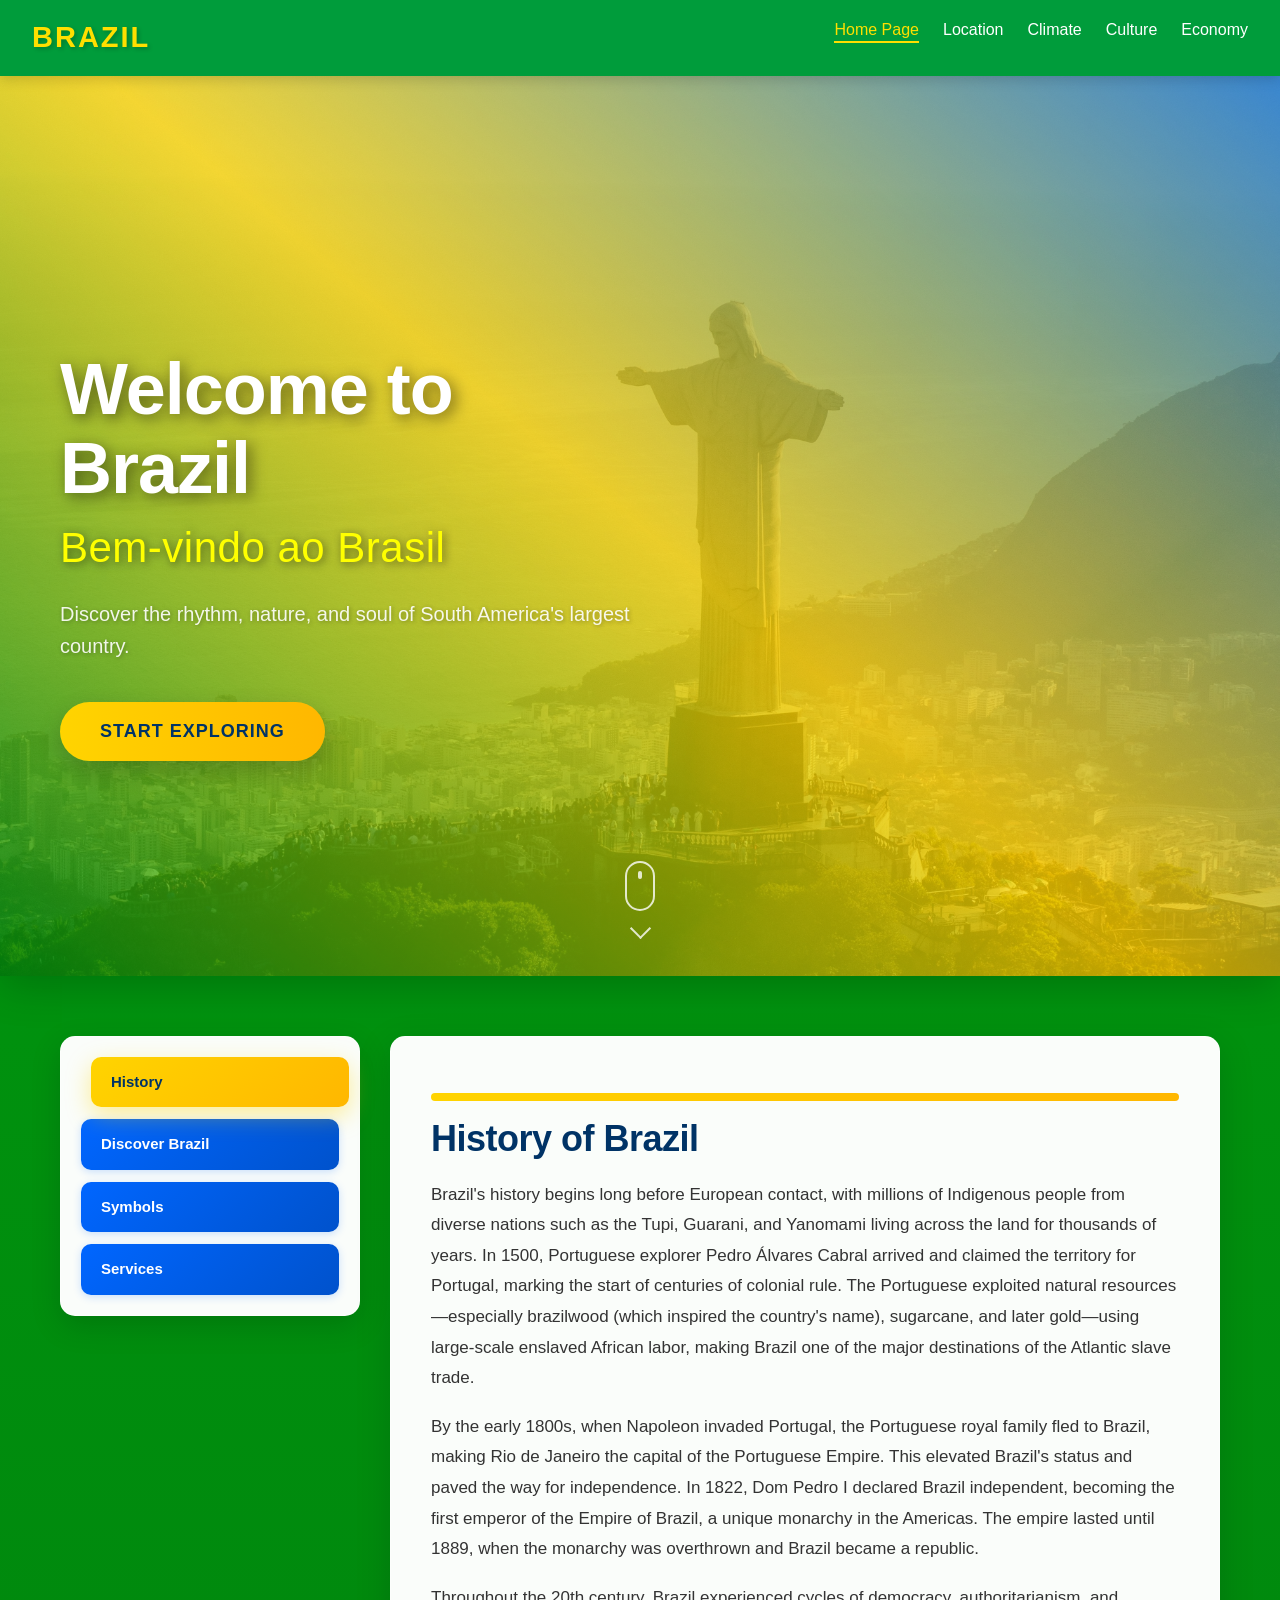
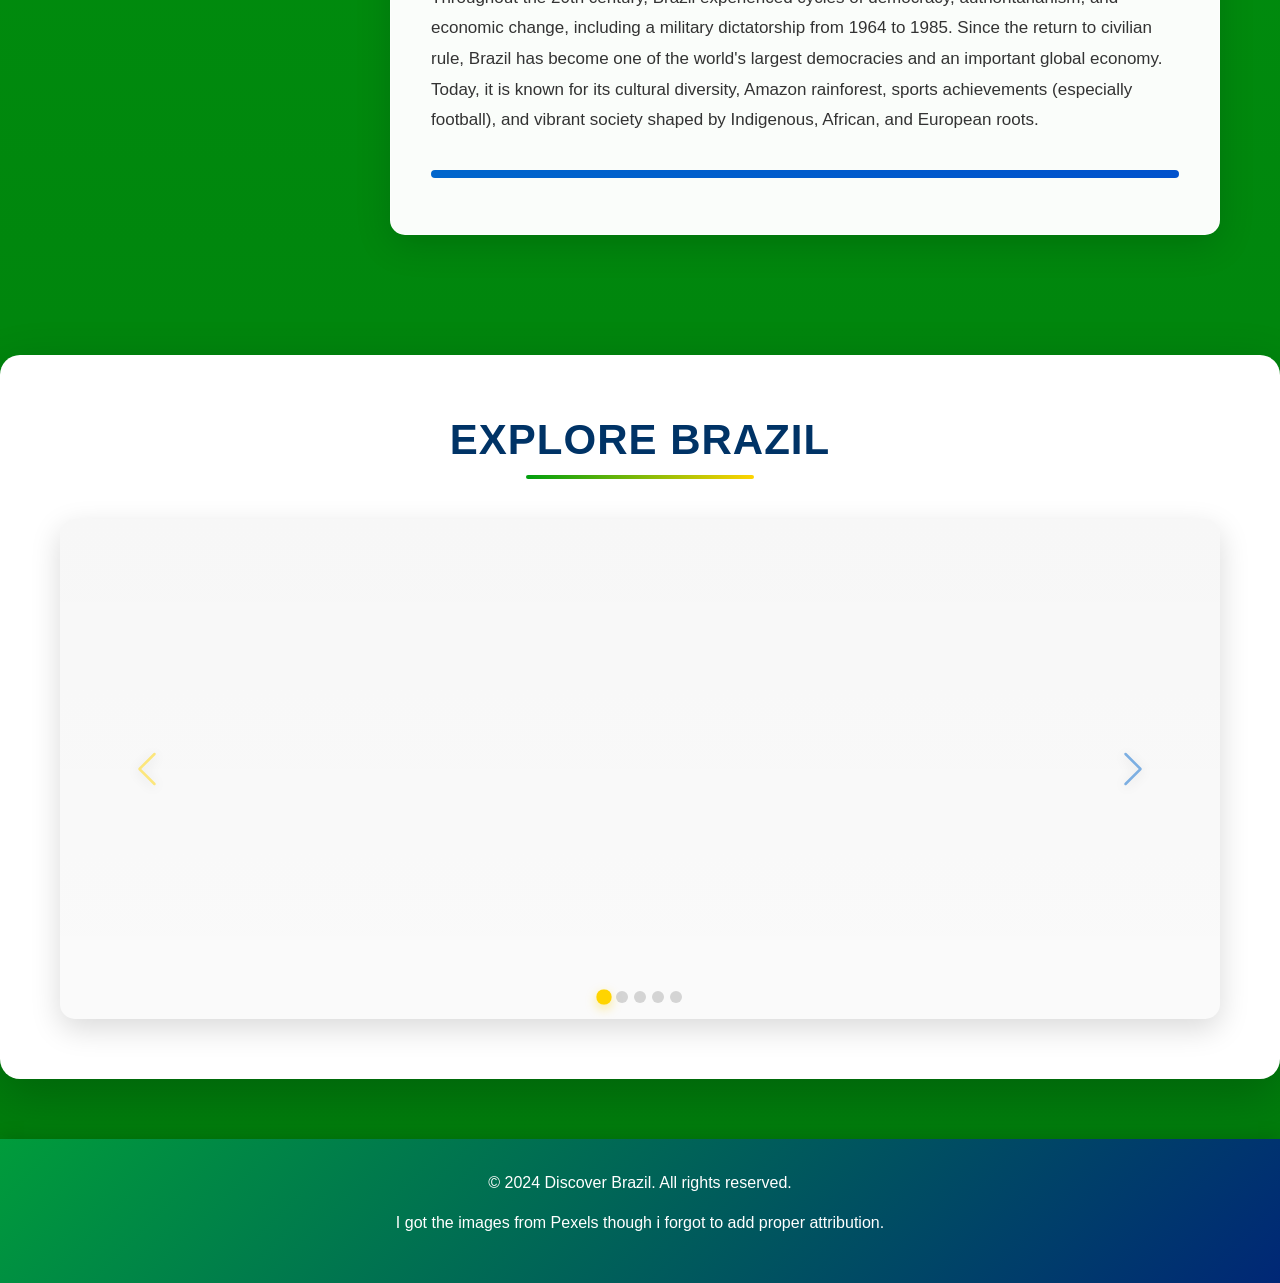
<file: index.html>
<!DOCTYPE html>
<html lang="en">

<head>
    <meta charset="UTF-8">
    <meta name="viewport" content="width=device-width, initial-scale=1.0">
    <!-- Bootstrap CSS -->
    <link href="https://cdn.jsdelivr.net/npm/bootstrap@5.3.0/dist/css/bootstrap.min.css" rel="stylesheet">
    <link rel="stylesheet" href="styles/Home.css">

    <title>Brazil - Discover the Heart of South America</title>
</head>

<body>
    <nav class="brazil-navbar">
        <div class="brazil-logo">Brazil</div>
        <div class="brazil-hamburger">
            <div></div>
            <div></div>
            <div></div>
        </div>
        <ul class="brazil-nav-links">
            <li><a href="index.html" class="active">Home Page</a></li>
            <li><a href="Locations.html">Location</a></li>
            <li><a href="climate.html">Climate</a></li>
            <li><a href="Culture.html">Culture</a></li>
            <li><a href="Economy.html">Economy</a></li>
        </ul>
    </nav>

    <div class="header-container">
        <div class="header-content">
            <div class="header-text">
                <h1>Welcome to Brazil</h1>
                <h2>Bem-vindo ao Brasil</h2>
                <p class="header-description">Discover the rhythm, nature, and soul of South America's largest country.
                </p>
                <a href="Locations.html" class="btn-cta">Start Exploring</a>
            </div>
        </div>
        <div class="header-image-wrapper">
            <img src="./images/brazil.png" alt="Brazil Map" class="header-img">
        </div>
        <div class="scroll-indicator">
            <span class="mouse">
                <span class="wheel"></span>
            </span>
            <span class="arrow"></span>
        </div>
    </div>
<main>
    <div class="main-container">

        <input type="checkbox" id="sidebar-menu-toggle" class="sidebar-menu-toggle">

        <input type="radio" id="tab-default" name="tab" checked>
        <input type="radio" id="tab-discover" name="tab">
        <input type="radio" id="tab-tips" name="tab">
        <input type="radio" id="tab-services" name="tab">

        <aside class="sidebar" aria-label="Site controls">
            <label for="sidebar-menu-toggle" class="sidebar-hamburger" aria-label="Toggle sidebar menu">
                <span></span>
                <span></span>
                <span></span>
            </label>

            <label class="side-label" for="tab-default"> History</label>
            <label class="side-label" for="tab-discover">Discover Brazil
            </label>
            <label class="side-label" for="tab-tips"> Symbols</label>
            <label class="side-label" for="tab-services"> Services</label>
        </aside>

        <section class="body1-container">
            <div class="streak streak-yellow"></div>

            <div class="panels">
                <article id="panel-default" class="panel">
                    <h1>History of Brazil</h1>
                    <p>Brazil's history begins long before European contact, with millions of Indigenous people from
                        diverse nations such as the Tupi, Guarani, and Yanomami living across the land for thousands of
                        years.
                        In 1500, Portuguese explorer Pedro Álvares Cabral arrived and claimed the territory for
                        Portugal, marking the start of centuries of colonial rule.
                        The Portuguese exploited natural resources—especially brazilwood (which inspired the country's
                        name), sugarcane, and later gold—using large-scale enslaved African labor, making Brazil one of
                        the major destinations of the Atlantic slave trade.</p>

                    <p>By the early 1800s, when Napoleon invaded Portugal, the Portuguese royal family fled to Brazil,
                        making Rio de Janeiro the capital of the Portuguese Empire.
                        This elevated Brazil's status and paved the way for independence. In 1822, Dom Pedro I declared
                        Brazil independent, becoming the first emperor of the Empire of Brazil, a unique monarchy in the
                        Americas.
                        The empire lasted until 1889, when the monarchy was overthrown and Brazil became a republic.</p>

                    <p>Throughout the 20th century, Brazil experienced cycles of democracy, authoritarianism, and
                        economic change, including a military dictatorship from 1964 to 1985. Since the return to
                        civilian rule, Brazil has become one of the world's largest democracies and an important global
                        economy. Today, it is known for its cultural diversity, Amazon rainforest, sports achievements
                        (especially football), and vibrant society shaped by Indigenous, African, and European roots.
                    </p>
                </article>

                <article id="panel-discover" class="panel">
                    <h1>Discover Brazil</h1>
                    <p>Explore the vibrant culture, music, and cuisine of Brazil — from Rio to the Amazon. Experience
                        the rhythm of samba, the beauty of Carnival, and the warmth of Brazilian hospitality.</p>
                    <ul class="feature-list">
                        <li><strong>Rio de Janeiro:</strong> Visit the iconic Christ the Redeemer and Copacabana beach.
                        </li>
                        <li><strong>Amazon Rainforest:</strong> Immerse yourself in the world's largest tropical
                            rainforest.</li>
                        <li><strong>Salvador:</strong> Experience the Afro-Brazilian culture and colonial architecture.
                        </li>
                        <li><strong>Iguazu Falls:</strong> Witness the breathtaking power of these massive waterfalls.
                        </li>
                    </ul>
                </article>

                <article id="panel-tips" class="panel">
                    <h1>National Symbols</h1>
                    <p>Brazil's national symbols reflect its rich heritage and natural beauty.</p>
                    <div class="symbol-grid">
                        <div class="symbol-item">
                                <div class="symbol-media" aria-hidden="true"></div>
                                <h3>The Flag</h3>
                                <p>Green for forests, yellow for wealth, blue for the sky, and white for peace.</p>
                            </div>
                            <div class="symbol-item">
                                <div class="symbol-media" aria-hidden="true"></div>
                                <h3>The Anthem</h3>
                                <p>A stirring melody celebrating Brazil's independence and natural splendor.</p>
                            </div>
                            <div class="symbol-item">
                                <div class="symbol-media" aria-hidden="true"></div>
                                <h3>Coat of Arms</h3>
                                <p>Features the Southern Cross, coffee, and tobacco, symbolizing national wealth.</p>
                            </div>
                    </div>
                </article>

                <article id="panel-services" class="panel">
                    <h1>Services</h1>
                    <p>We offer personalized travel planning to make your Brazilian adventure unforgettable.</p>
                    <ul class="service-list">
                        <li><strong>Custom Tours:</strong> Tailor-made itineraries for every traveler.</li>
                        <li><strong>Accommodation:</strong> Best deals on hotels, resorts, and eco-lodges.</li>
                        <li><strong>Visa Assistance:</strong> Guidance through the entry requirements.</li>
                        <li><strong>Translation:</strong> Portuguese language guides and support.</li>
                    </ul>
                </article>
            </div>

            <div class="streak streak-blue"></div>
        </section>

    </div>

    <section class="carousel-wrapper">
        <h2 class="section-title">Explore Brazil</h2>
        <div id="carouselExampleIndicators" class="carousel slide">
            <div class="carousel-indicators">
                <button type="button" data-bs-target="#carouselExampleIndicators" data-bs-slide-to="0" class="active"
                    aria-current="true" aria-label="Slide 1"></button>
                <button type="button" data-bs-target="#carouselExampleIndicators" data-bs-slide-to="1"
                    aria-label="Slide 2"></button>
                <button type="button" data-bs-target="#carouselExampleIndicators" data-bs-slide-to="2"
                    aria-label="Slide 3"></button>
                <button type="button" data-bs-target="#carouselExampleIndicators" data-bs-slide-to="3"
                    aria-label="Slide 4"></button>
                <button type="button" data-bs-target="#carouselExampleIndicators" data-bs-slide-to="4"
                    aria-label="Slide 5"></button>
            </div>
            <div class="carousel-inner">
                <div class="carousel-item active">
                    <img src="./images/pexels-cax0000-1959065.jpg" class="d-block w-100" alt="Brazil Landscape">
                </div>
                <div class="carousel-item">
                    <img src="./images/pexels-pixabay-434041.jpg" class="d-block w-100" alt="Brazil Culture">
                </div>
                <div class="carousel-item">
                    <img src="./images/pexels-kelly-24039432.jpg" class="d-block w-100" alt="Brazil Nature">
                </div>
                <div class="carousel-item">
                    <img src="./images/pexels-daniel-miller-2106839-35063958.jpg" class="d-block w-100" alt="Brazil City">
                </div>
                <div class="carousel-item">
                    <img src="./images/pexels-victorfreitas-1072845.jpg" class="d-block w-100" alt="Brazil Beach">
            </div>
            <button class="carousel-control-prev" type="button" data-bs-target="#carouselExampleIndicators"
                data-bs-slide="prev">
                <span class="carousel-control-prev-icon" aria-hidden="true"></span>
                <span class="visually-hidden">Previous</span>
            </button>
            <button class="carousel-control-next" type="button" data-bs-target="#carouselExampleIndicators"
                data-bs-slide="next">
                <span class="carousel-control-next-icon" aria-hidden="true"></span>
                <span class="visually-hidden">Next</span>
            </button>
        </div>
    </section>
</main>
    <footer class="brazil-footer">
        <p>&copy; 2024 Discover Brazil. All rights reserved.</p>
<p>I got the images from Pexels though i forgot to add proper attribution.</p>
    <!-- Bootstrap JS Bundle -->
    <script src="https://cdn.jsdelivr.net/npm/bootstrap@5.3.0/dist/js/bootstrap.bundle.min.js"></script>

</body>

</html>
</file>
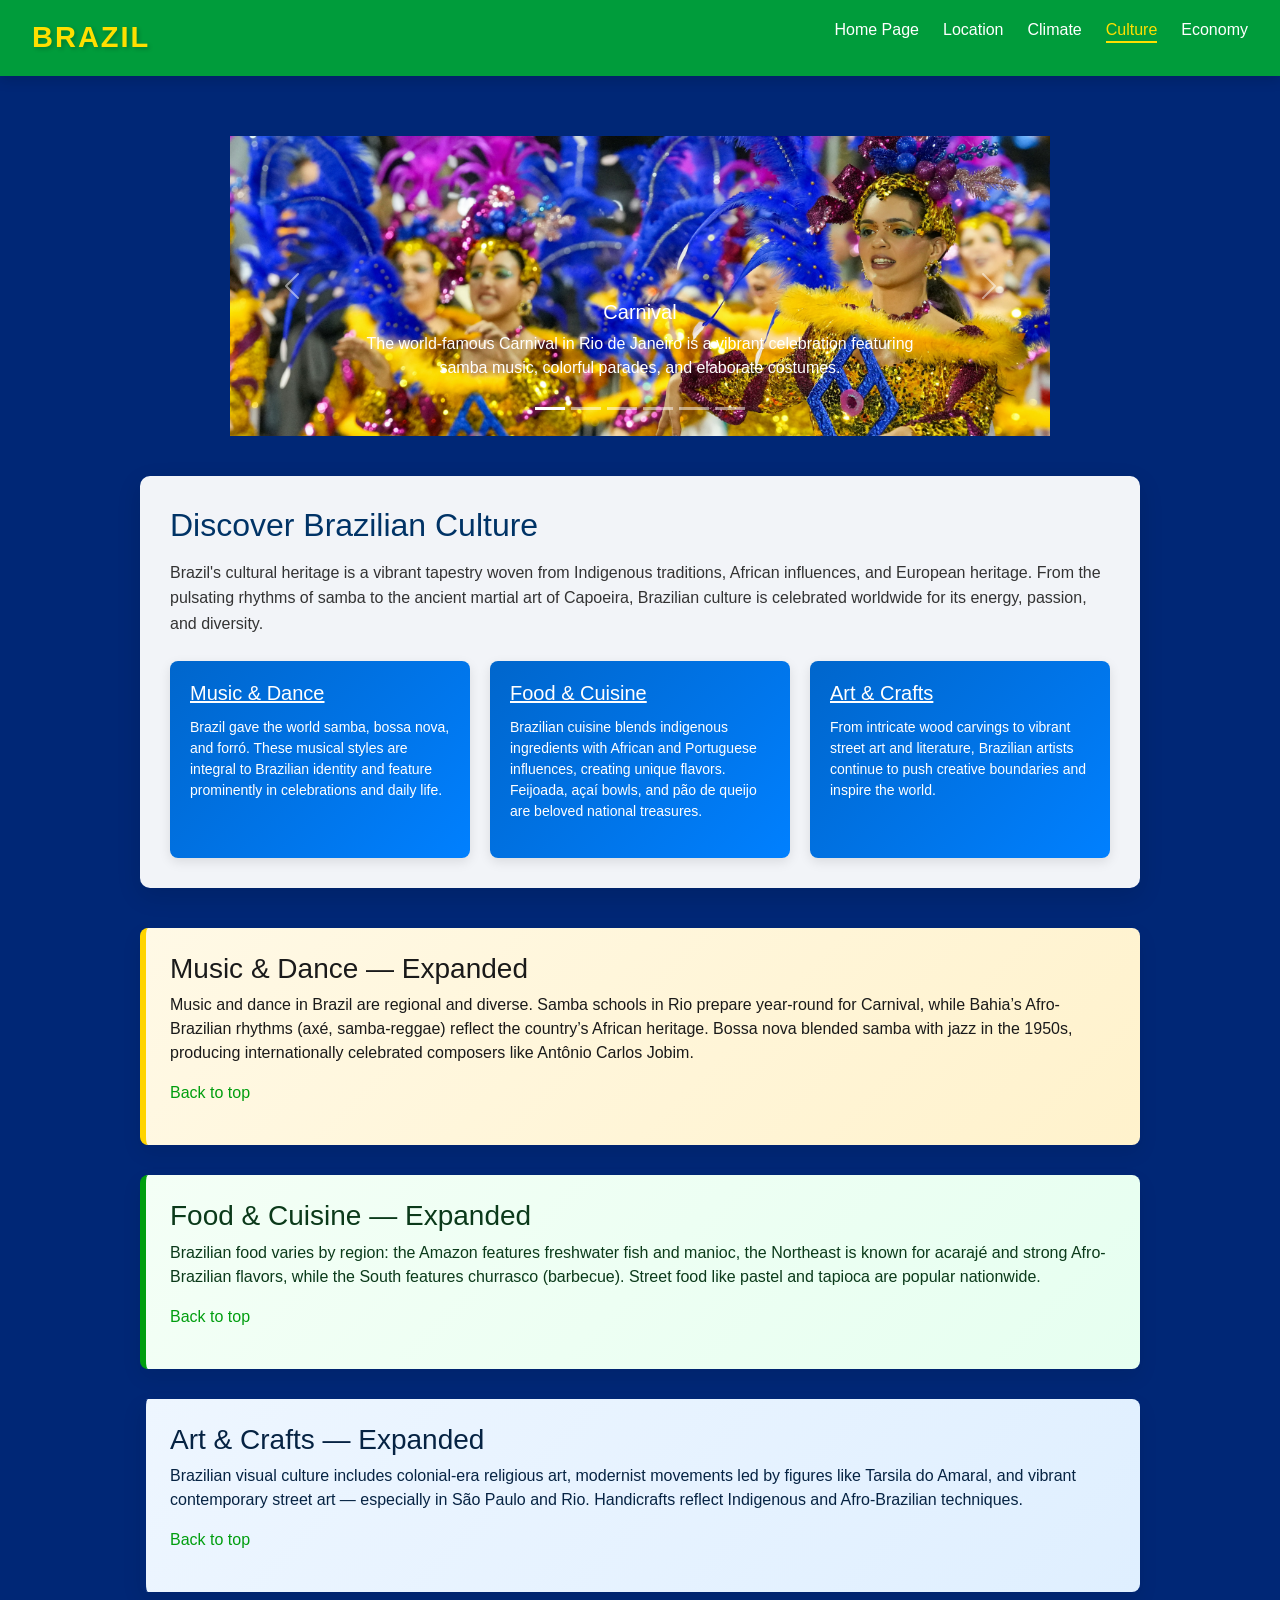
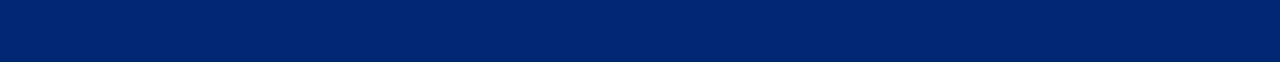
<file: Culture.html>
<!DOCTYPE html>
<html lang="en">
<head>
    <meta charset="UTF-8">
    <meta name="viewport" content="width=device-width, initial-scale=1.0">
    <!-- Bootstrap CSS -->
    <link href="https://cdn.jsdelivr.net/npm/bootstrap@5.3.0/dist/css/bootstrap.min.css" rel="stylesheet">
    <link rel="stylesheet" href="styles/Culture.css">
    
    <title>National Curios - Brazil</title>
</head>
<body>
    <nav class="brazil-navbar">
        <div class="brazil-logo">Brazil</div>
        <div class="brazil-hamburger">
            <div></div>
            <div></div>
            <div></div>
        </div>
        <ul class="brazil-nav-links">
            <li><a href="index.html">Home Page</a></li>
            <li><a href="Locations.html">Location</a></li>
            <li><a href="Climate.html">Climate</a></li>
            <li><a href="Culture.html" class="active">Culture</a></li>
            <li><a href="Economy.html">Economy</a></li>
        </ul>
    </nav>

    <div class="content">
        <div id="cultureCarousel" class="carousel slide" data-bs-ride="carousel">
            <div class="carousel-indicators">
                <button type="button" data-bs-target="#cultureCarousel" data-bs-slide-to="0" class="active" aria-current="true" aria-label="Slide 1"></button>
                <button type="button" data-bs-target="#cultureCarousel" data-bs-slide-to="1" aria-label="Slide 2"></button>
                <button type="button" data-bs-target="#cultureCarousel" data-bs-slide-to="2" aria-label="Slide 3"></button>
                <button type="button" data-bs-target="#cultureCarousel" data-bs-slide-to="3" aria-label="Slide 4"></button>
                <button type="button" data-bs-target="#cultureCarousel" data-bs-slide-to="4" aria-label="Slide 5"></button>
                <button type="button" data-bs-target="#cultureCarousel" data-bs-slide-to="5" aria-label="Slide 6"></button>
            </div>
            <div class="carousel-inner">
                <div class="carousel-item active">
                    <img src="./images/carnival.jpg" class="d-block w-100" alt="Carnival">
                    <div class="carousel-caption">
                        <h5>Carnival</h5>
                        <p>The world-famous Carnival in Rio de Janeiro is a vibrant celebration featuring samba music, colorful parades, and elaborate costumes.</p>
                    </div>
                </div>
                <div class="carousel-item">
                    <img src="./images/vietnam-beautiful-HBVUlxJSKrs-unsplash.jpg" class="d-block w-100" alt="Football">
                    <div class="carousel-caption">
                        <h5>Football Passion</h5>
                        <p>Football (soccer) is more than just a sport in Brazil; it's a national obsession with legendary players like Pelé and Neymar.</p>
                    </div>
                </div>
                <div class="carousel-item">
                    <img src="./images/rain forest.jpg" class="d-block w-100" alt="Amazon Rainforest">
                    <div class="carousel-caption">
                        <h5>Amazon Rainforest</h5>
                        <p>Brazil is home to the largest portion of the Amazon Rainforest, the "lungs of the Earth" with vast biodiversity.</p>
                    </div>
                </div>
                <div class="carousel-item">
                    <img src="./images/fejoi.jpg" class="d-block w-100" alt="Feijoada">
                    <div class="carousel-caption">
                        <h5>Feijoada</h5>
                        <p>This traditional Brazilian dish made with black beans, pork, and beef is a culinary favorite enjoyed across the country.</p>
                    </div>
                </div>
                <div class="carousel-item">
                    <img src="./images/caporeipa.jpg" class="d-block w-100" alt="Capoeira">
                    <div class="carousel-caption">
                        <h5>Capoeira</h5>
                        <p>A unique blend of martial arts, dance, and music, Capoeira originated in Brazil and is recognized as UNESCO cultural heritage.</p>
                    </div>
                </div>
                <div class="carousel-item">
                    <img src="./images/jefferson-santos-fCEJGBzAkrU-unsplash.jpg" class="d-block w-100" alt="Bossa Nova">
                    <div class="carousel-caption">
                        <h5>Bossa Nova</h5>
                        <p>This smooth and melodic music genre emerged in Brazil in the late 1950s, blending samba rhythms with jazz influences.</p>
                    </div>
            </div>
            <button class="carousel-control-prev" type="button" data-bs-target="#cultureCarousel" data-bs-slide="prev">
                <span class="carousel-control-prev-icon" aria-hidden="true"></span>
                <span class="visually-hidden">Previous</span>
            </button>
            <button class="carousel-control-next" type="button" data-bs-target="#cultureCarousel" data-bs-slide="next">
                <span class="carousel-control-next-icon" aria-hidden="true"></span>
                <span class="visually-hidden">Next</span>
            </button>
        </div>
    </div>

    <div class="culture-content">
        <h2>Discover Brazilian Culture</h2>
        <p>Brazil's cultural heritage is a vibrant tapestry woven from Indigenous traditions, African influences, and European heritage. From the pulsating rhythms of samba to the ancient martial art of Capoeira, Brazilian culture is celebrated worldwide for its energy, passion, and diversity.</p>
        
        <div class="culture-sections">
            <div class="culture-card">
                <h3><a href="#music" class="card-link">Music & Dance</a></h3>
                <p>Brazil gave the world samba, bossa nova, and forró. These musical styles are integral to Brazilian identity and feature prominently in celebrations and daily life.</p>
            </div>
            
            <div class="culture-card">
                <h3><a href="#food" class="card-link">Food & Cuisine</a></h3>
                <p>Brazilian cuisine blends indigenous ingredients with African and Portuguese influences, creating unique flavors. Feijoada, açaí bowls, and pão de queijo are beloved national treasures.</p>
            </div>
            
            <div class="culture-card">
                <h3><a href="#art" class="card-link">Art & Crafts</a></h3>
                <p>From intricate wood carvings to vibrant street art and literature, Brazilian artists continue to push creative boundaries and inspire the world.</p>
            </div>
        </div>
    </div>
<div class="detail-sections">
        <!-- Detailed sections targeted by the links above -->
        <div id="music" class="detail-section anchor-target detail-music">
            <h3>Music & Dance — Expanded</h3>
            <p>Music and dance in Brazil are regional and diverse. Samba schools in Rio prepare year-round for Carnival, while Bahia’s Afro-Brazilian rhythms (axé, samba-reggae) reflect the country’s African heritage. Bossa nova blended samba with jazz in the 1950s, producing internationally celebrated composers like Antônio Carlos Jobim.</p>
            <p><a href="#top" class="back-link">Back to top</a></p>
        </div>

        <div id="food" class="detail-section anchor-target detail-food">
            <h3>Food & Cuisine — Expanded</h3>
            <p>Brazilian food varies by region: the Amazon features freshwater fish and manioc, the Northeast is known for acarajé and strong Afro-Brazilian flavors, while the South features churrasco (barbecue). Street food like pastel and tapioca are popular nationwide.</p>
            <p><a href="#top" class="back-link">Back to top</a></p>
        </div>

        <div id="art" class="detail-section anchor-target detail-art">
            <h3>Art & Crafts — Expanded</h3>
            <p>Brazilian visual culture includes colonial-era religious art, modernist movements led by figures like Tarsila do Amaral, and vibrant contemporary street art — especially in São Paulo and Rio. Handicrafts reflect Indigenous and Afro-Brazilian techniques.</p>
            <p><a href="#top" class="back-link">Back to top</a></p>
        </div>
    </div>

    <script src="https://cdn.jsdelivr.net/npm/bootstrap@5.3.0/dist/js/bootstrap.bundle.min.js"></script>
</body>
</html>
</file>
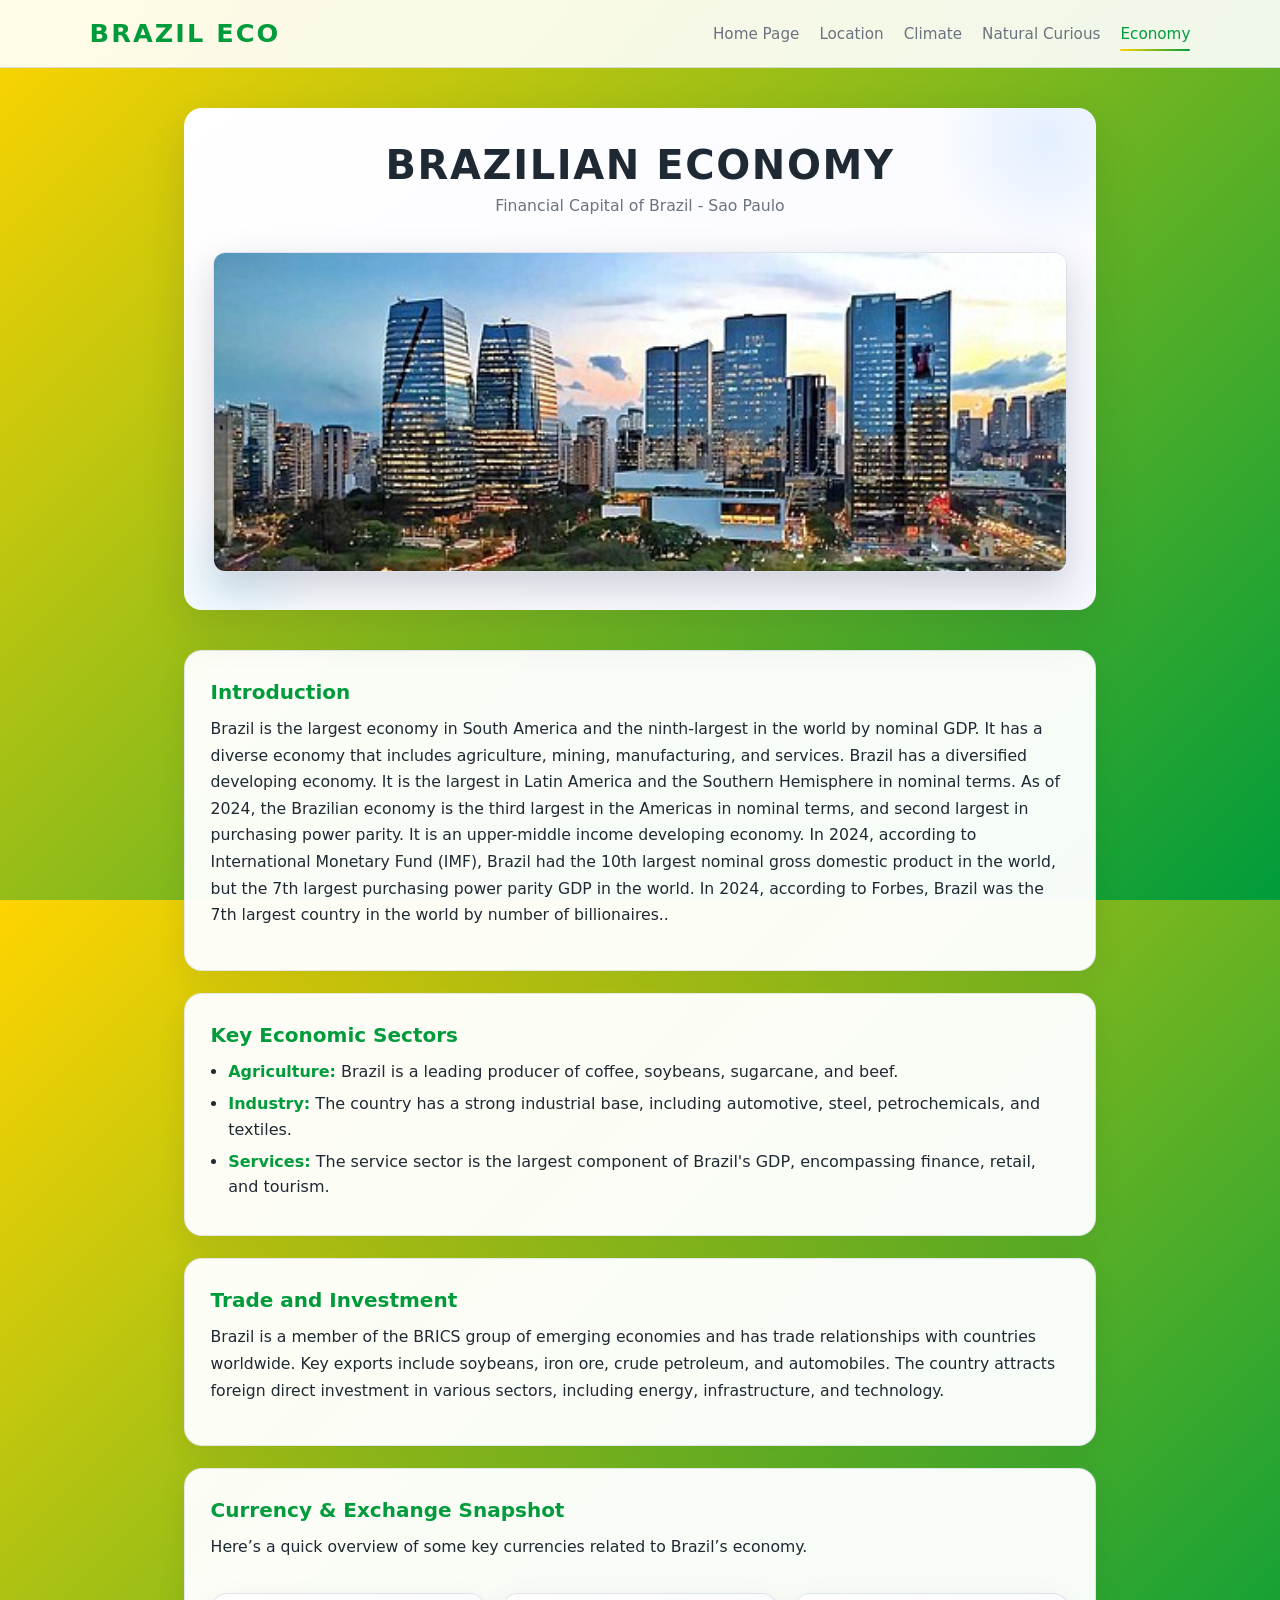
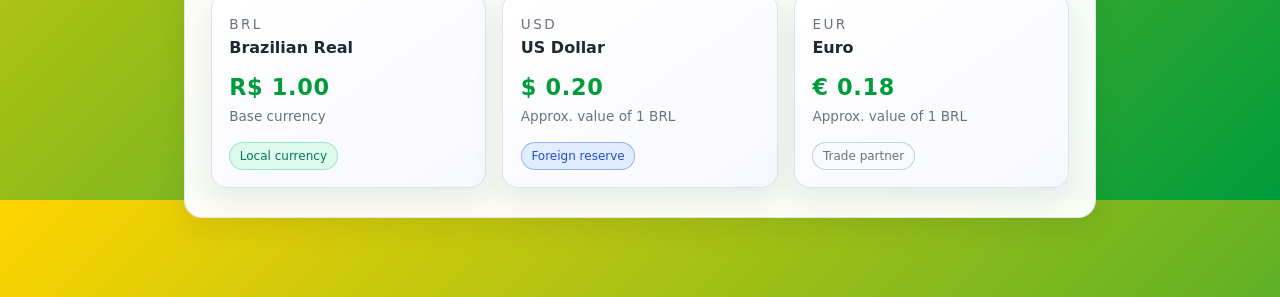
<file: Economy.html>
<!DOCTYPE html>
<html lang="en">
<head>
    <meta charset="UTF-8">
    <meta name="viewport" content="width=device-width, initial-scale=1.0">
    <link href="https://cdn.jsdelivr.net/npm/bootstrap@5.3.0/dist/css/bootstrap.min.css" rel="stylesheet">
    <link rel="stylesheet" href="styles/Economy.css">
    <title>Brazilian Economy</title>
</head>
<body>
      <nav class="brazil-navbar">
        <div class="brazil-logo">Brazil ECO</div>
        <div class="brazil-hamburger">
            <div></div>
            <div></div>
            <div></div>
        </div>
        <ul class="brazil-nav-links">
            <li><a href="index.html">Home Page</a></li>
            <li><a href="Locations.html">Location</a></li>
            <li><a href="Climate.html">Climate</a></li>
            <li><a href="Culture.html">Natural Curious</a></li>
            <li><a href="Economy.html" class="active">Economy</a></li>
        </ul>
    </nav>

    <main class="economy-container">
        <header class="economy-header">
            <h1>Brazilian Economy</h1>
            <p>Financial Capital of Brazil - Sao Paulo</p>
            <img class="economy-image" src="./images/Sao Paulo.jpg" alt="Financial capital of Brazil - São Paulo">
        </header>

        <section class="economy-section">
            <h2>Introduction</h2>
            <p>Brazil is the largest economy in South America and the ninth-largest in the world by nominal GDP. It has a diverse economy that includes agriculture, mining, manufacturing, and services. Brazil has a diversified developing economy. It is the largest in Latin America and the Southern Hemisphere in nominal terms. As of 2024, the Brazilian economy is the third largest in the Americas in nominal terms, and second largest in purchasing power parity. It is an upper-middle income developing economy. In 2024, according to International Monetary Fund (IMF), Brazil had the 10th largest nominal gross domestic product in the world, but the 7th largest purchasing power parity GDP in the world. In 2024, according to Forbes, Brazil was the 7th largest country in the world by number of billionaires..</p>
        </section>

        <section class="economy-section">
            <h2>Key Economic Sectors</h2>
            <ul>
                <li><strong>Agriculture:</strong> Brazil is a leading producer of coffee, soybeans, sugarcane, and beef.</li>
                <li><strong>Industry:</strong> The country has a strong industrial base, including automotive, steel, petrochemicals, and textiles.</li>
                <li><strong>Services:</strong> The service sector is the largest component of Brazil's GDP, encompassing finance, retail, and tourism.</li>
            </ul>
        </section>

        <section class="economy-section">
            <h2>Trade and Investment</h2>
            <p>Brazil is a member of the BRICS group of emerging economies and has trade relationships with countries worldwide. Key exports include soybeans, iron ore, crude petroleum, and automobiles. The country attracts foreign direct investment in various sectors, including energy, infrastructure, and technology.</p>
        </section>
   
        <section class="economy-section">
    <h2>Currency & Exchange Snapshot</h2>
    <p class="mb-3">
        Here’s a quick overview of some key currencies related to Brazil’s economy.
    </p>

    <div class="row g-3 currency-grid">

        <div class="col-12 col-sm-6 col-lg-4">
            <div class="currency-card">
                <div class="currency-header">
                    <span class="currency-code">BRL</span>
                    <span class="currency-name">Brazilian Real</span>
                </div>
                <div class="currency-body">
                    <div class="currency-amount">R$ 1.00</div>
                    <div class="currency-note">Base currency</div>
                </div>
                <div class="currency-footer">
                    <span class="currency-tag base">Local currency</span>
                </div>
            </div>
        </div>

        <div class="col-12 col-sm-6 col-lg-4">
            <div class="currency-card">
                <div class="currency-header">
                    <span class="currency-code">USD</span>
                    <span class="currency-name">US Dollar</span>
                </div>
                <div class="currency-body">
                    <div class="currency-amount">$ 0.20</div>
                    <div class="currency-note">Approx. value of 1 BRL</div>
                </div>
                <div class="currency-footer">
                    <span class="currency-tag up">Foreign reserve</span>
                </div>
            </div>
        </div>

        <div class="col-12 col-sm-6 col-lg-4">
            <div class="currency-card">
                <div class="currency-header">
                    <span class="currency-code">EUR</span>
                    <span class="currency-name">Euro</span>
                </div>
                <div class="currency-body">
                    <div class="currency-amount">€ 0.18</div>
                    <div class="currency-note">Approx. value of 1 BRL</div>
                </div>
                <div class="currency-footer">
                    <span class="currency-tag neutral">Trade partner</span>
                </div>
            </div>
        </div>
    </div>
</section>


    
</body>
</html>
</file>
<file: styles/Home.css>
* {
    margin: 0;
    padding: 0;
    box-sizing: border-box;
}

html {
    scroll-behavior: smooth;
}

body {
    font-family: 'Inter', "Segoe UI", Roboto, "Helvetica Neue", Arial, sans-serif;
    background: linear-gradient(to bottom, #009e0f 0%, #007a0c 100%);
    color: #111;
    -webkit-font-smoothing: antialiased;
    -moz-osx-font-smoothing: grayscale;
}


/* Symbol grid (cards) - reserved image area and consistent card styling */
.symbol-grid {
    display: grid;
    grid-template-columns: repeat(auto-fit, minmax(220px, 1fr));
    gap: 20px;
    margin-top: 20px;
}

.symbol-item {
    background: var(--card-bg);
    border-radius: 10px;
    padding: 14px;
    box-shadow: 0 8px 20px rgba(0,0,0,0.08);
    display: flex;
    flex-direction: column;
    gap: 12px;
    align-items: center;
    text-align: center;
}

.symbol-media {
    width: 100%;
    height: 140px;
    border-radius: 8px;
    background: linear-gradient(135deg, rgba(0,102,204,0.06), rgba(0,158,15,0.04));
    display: flex;
    align-items: center;
    justify-content: center;
    color: #666;
    font-size: 14px;
}

.symbol-media img {
    max-width: 100%;
    max-height: 100%;
    object-fit: cover;
    border-radius: 6px;
}

.symbol-item h3 { color: #003366; margin: 0; }
.symbol-item p { margin: 0; color: #333; line-height: 1.5; }

@media (max-width: 800px) {
    .symbol-media { height: 110px; }
}
/* ===== HEADER CONTAINER ===== */
.header-container {
    width: 100%;
    min-height: 100vh;
    display: flex;
    justify-content: center;
    align-items: center;
    padding: 120px 60px 60px;
    background: linear-gradient(40deg, #009e0f 0%, #ffd400 50%, #0066cc 100%);
    position: relative;
    overflow: hidden;
    box-shadow: 0 10px 40px rgba(0, 0, 0, 0.2);
}

.header-container::before {
    content: "";
    position: absolute;
    top: 0;
    left: 0;
    right: 0;
    bottom: 0;
    background-image: url("../images/pexels-athena-6580703.jpg");
    background-size: cover;
    background-position: center;
    opacity: 0.25;
    z-index: 0;
    animation: subtleZoom 20s ease-in-out infinite alternate;
}

.header-content {
    display: flex;
    justify-content: space-between;
    align-items: center;
    width: 100%;
    max-width: 1400px;
    z-index: 1;
    gap: 60px;
}

.header-text {
    flex: 1;
    max-width: 600px;
}

.header-text h1 {
    font-size: 72px;
    font-weight: 800;
    color: white;
    margin: 0 0 15px 0;
    text-shadow: 4px 4px 15px rgba(0, 0, 0, 0.5);
    animation: slideInDown 0.8s ease-out;
    letter-spacing: -1px;
    line-height: 1.1;
}

.header-text h2 {
    font-size: 42px;
    font-weight: 300;
    color: #ffff00;
    margin: 0 0 25px 0;
    text-shadow: 2px 2px 8px rgba(0, 0, 0, 0.5);
    animation: slideInUp 0.8s ease-out 0.2s both;
    letter-spacing: 0.5px;
}

.header-description {
    font-size: 20px;
    color: rgba(255, 255, 255, 0.9);
    margin-bottom: 40px;
    line-height: 1.6;
    animation: slideInUp 0.8s ease-out 0.4s both;
    text-shadow: 1px 1px 4px rgba(0, 0, 0, 0.3);
}

.btn-cta {
    display: inline-block;
    padding: 16px 40px;
    background: linear-gradient(to right, #ffd400, #ffb700);
    color: #003366;
    font-size: 18px;
    font-weight: 700;
    text-decoration: none;
    border-radius: 50px;
    box-shadow: 0 10px 25px rgba(0, 0, 0, 0.2);
    transition: all 0.3s ease;
    animation: slideInUp 0.8s ease-out 0.6s both;
    text-transform: uppercase;
    letter-spacing: 1px;
}

.btn-cta:hover {
    transform: translateY(-5px);
    box-shadow: 0 15px 35px rgba(0, 0, 0, 0.3);
    background: linear-gradient(to right, #ffb700, #ffd400);
    color: #002244;
}

.header-image-wrapper {
    flex: 1;
    display: flex;
    justify-content: center;
    align-items: center;
    animation: float 6s ease-in-out infinite;
}

.header-img {
    max-width: 100%;
    height: auto;
    filter: drop-shadow(0 20px 50px rgba(0, 0, 0, 0.4));
    animation: fadeInUp 1s ease-out;
    transition: transform 0.3s ease;
}

.header-img:hover {
    transform: scale(1.05) rotate(2deg);
}

/* Scroll Indicator */
.scroll-indicator {
    position: absolute;
    bottom: 40px;
    left: 50%;
    transform: translateX(-50%);
    z-index: 2;
    display: flex;
    flex-direction: column;
    align-items: center;
    gap: 10px;
    opacity: 0.8;
    animation: fadeIn 1s ease-out 1s both;
}

.mouse {
    width: 30px;
    height: 50px;
    border: 2px solid white;
    border-radius: 20px;
    position: relative;
}

.wheel {
    width: 4px;
    height: 8px;
    background: white;
    border-radius: 2px;
    position: absolute;
    top: 8px;
    left: 50%;
    transform: translateX(-50%);
    animation: scrollWheel 1.5s infinite;
}

.arrow {
    width: 15px;
    height: 15px;
    border-right: 2px solid white;
    border-bottom: 2px solid white;
    transform: rotate(45deg);
    animation: scrollArrow 1.5s infinite;
}

@keyframes scrollWheel {
    0% {
        top: 8px;
        opacity: 1;
    }

    100% {
        top: 25px;
        opacity: 0;
    }
}

@keyframes scrollArrow {
    0% {
        opacity: 0;
        transform: rotate(45deg) translate(-5px, -5px);
    }

    50% {
        opacity: 1;
    }

    100% {
        opacity: 0;
        transform: rotate(45deg) translate(5px, 5px);
    }
}

/* ===== NAVBAR ===== */
.brazil-navbar {
    background-color: #009c3b;
    display: flex;
    justify-content: space-between;
    align-items: center;
    padding: 16px 32px;
    position: sticky;
    top: 0;
    z-index: 1000;
    box-shadow: 0 4px 12px rgba(0, 0, 0, 0.15);
    transition: all 0.3s ease;
}

.brazil-logo {
    font-size: 29px;
    font-weight: 700;
    color: #ffdf00;
    text-transform: uppercase;
    letter-spacing: 2px;
    text-shadow: 2px 2px 4px rgba(0, 0, 0, 0.2);
    transition: transform 0.3s ease;
}

.brazil-logo:hover {
    transform: scale(1.05);
}

.brazil-hamburger {
    display: none;
    cursor: pointer;
    transition: transform 0.3s ease;
}

.brazil-hamburger:hover {
    transform: scale(1.1);
}

.brazil-hamburger div {
    width: 25px;
    height: 3px;
    background-color: white;
    margin: 5px 0;
    transition: all 0.3s ease;
}

.brazil-hamburger.active div:nth-child(1) {
    transform: rotate(-45deg) translate(-5px, 6px);
}

.brazil-hamburger.active div:nth-child(2) {
    opacity: 0;
}

.brazil-hamburger.active div:nth-child(3) {
    transform: rotate(45deg) translate(-5px, -6px);
}

.brazil-nav-links {
    list-style: none;
    display: flex;
    gap: 24px;
}

.brazil-nav-links li a {
    text-decoration: none;
    color: white;
    font-weight: 500;
    transition: all 0.3s ease;
    font-size: 16px;
    position: relative;
    padding: 5px 0;
}

.brazil-nav-links li a::after {
    content: '';
    position: absolute;
    bottom: 0;
    left: 0;
    width: 0;
    height: 2px;
    background-color: #ffdf00;
    transition: width 0.3s ease;
}

.brazil-nav-links li a:hover::after,
.brazil-nav-links li a.active::after {
    width: 100%;
}

.brazil-nav-links li a:hover,
.brazil-nav-links li a.active {
    color: #ffdf00;
}

/* ===== MAIN CONTAINER ===== */
.main-container {
    display: flex;
    gap: 30px;
    padding: 60px 60px;
    align-items: flex-start;
    max-width: 1400px;
    margin: 0 auto;
}

.sidebar {
    width: 300px;
    flex-shrink: 0;
    background: rgba(255, 255, 255, 0.98);
    border-radius: 15px;
    padding: 20px;
    box-shadow: 0 10px 30px rgba(0, 0, 0, 0.15);
    border: 1px solid rgba(255, 255, 255, 0.5);
    display: flex;
    flex-direction: column;
    gap: 12px;
}

.sidebar-menu-toggle {
    display: none;
}

.sidebar-hamburger {
    display: none;
    flex-direction: column;
    cursor: pointer;
    gap: 5px;
    margin-bottom: 8px;
}

.sidebar-hamburger span {
    width: 24px;
    height: 2.5px;
    background-color: #0066cc;
    border-radius: 2px;
    transition: all 0.3s ease;
}

.side-label {
    display: block;
    width: 100%;
    padding: 14px 20px;
    margin: 0;
    background: linear-gradient(135deg, #0066ff 0%, #0052cc 100%);
    color: white;
    border-radius: 10px;
    cursor: pointer;
    text-align: left;
    font-weight: 600;
    font-size: 15px;
    transition: all 0.3s cubic-bezier(0.4, 0, 0.2, 1);
    box-shadow: 0 2px 8px rgba(0, 102, 255, 0.2);
}

.side-label:hover {
    transform: translateX(8px) translateY(-2px);
    box-shadow: 0 8px 20px rgba(0, 102, 255, 0.3);
    background: linear-gradient(135deg, #0052cc 0%, #003d99 100%);
}

#tab-default:checked~.sidebar label[for="tab-default"],
#tab-discover:checked~.sidebar label[for="tab-discover"],
#tab-tips:checked~.sidebar label[for="tab-tips"],
#tab-services:checked~.sidebar label[for="tab-services"] {
    background: linear-gradient(135deg, #ffd400 0%, #ffb700 100%);
    color: #003366;
    transform: translateX(10px);
    box-shadow: 0 8px 25px rgba(255, 212, 0, 0.4);
}

.main-container>input[type="radio"] {
    position: absolute;
    left: -9999px;
}

.body1-container {
    flex: 1 1 auto;
    padding: 40px;
    background: rgba(255, 255, 255, 0.98);
    position: relative;
    border-radius: 15px;
    box-shadow: 0 10px 35px rgba(0, 0, 0, 0.15);
    border: 1px solid rgba(255, 255, 255, 0.5);
    min-height: 450px;
    transition: box-shadow 0.3s ease;
}

.body1-container:hover {
    box-shadow: 0 15px 45px rgba(0, 0, 0, 0.2);
}

.body1-container h1 {
    color: #003366;
    background-color: transparent;
    font-size: 36px;
    font-weight: 700;
    margin-bottom: 20px;
    letter-spacing: -0.5px;
}

.body1-container p {
    color: #333333;
    background-color: transparent;
    font-size: 17px;
    line-height: 1.8;
    margin-bottom: 18px;
    font-weight: 400;
}

/* Feature Lists & Service Lists */
.feature-list,
.service-list {
    list-style: none;
    padding: 0;
    margin-top: 20px;
}

.feature-list li,
.service-list li {
    padding: 12px 16px;
    margin-bottom: 10px;
    background: rgba(0, 0, 0, 0.03);
    border-radius: 8px;
    font-size: 16px;
    color: #333;
    transition: transform 0.2s ease, background 0.2s ease;
    border-left: 4px solid #ffd400;
}

.service-list li {
    border-left-color: #0066cc;
}

.feature-list li:hover,
.service-list li:hover {
    transform: translateX(5px);
    background: rgba(0, 0, 0, 0.05);
}

.feature-list strong,
.service-list strong {
    color: #003366;
    font-weight: 600;
}

/* Symbol Grid */
.symbol-grid {
    display: grid;
    grid-template-columns: repeat(auto-fit, minmax(200px, 1fr));
    gap: 20px;
    margin-top: 20px;
}

.symbol-item {
    background: white;
    padding: 20px;
    border-radius: 12px;
    box-shadow: 0 4px 15px rgba(0, 0, 0, 0.05);
    text-align: center;
    transition: transform 0.3s ease;
    border: 1px solid rgba(0, 0, 0, 0.05);
}

.symbol-item:hover {
    transform: translateY(-5px);
    box-shadow: 0 8px 25px rgba(0, 0, 0, 0.1);
}

.symbol-item h3 {
    font-size: 18px;
    color: #009e0f;
    margin-bottom: 10px;
}

.symbol-item p {
    font-size: 14px;
    margin: 0;
    color: #555;
}

.streak {
    width: 100%;
    height: 8px;
    margin: 16px 0;
    border-radius: 4px;
}

.streak-yellow {
    background: linear-gradient(to right, #ffd400, #ffb700);
}

.streak-blue {
    background: linear-gradient(to right, #0066cc, #0052cc);
}

.panel {
    max-height: 0;
    opacity: 0;
    transform: translateY(8px);
    overflow: hidden;
    transition: max-height 320ms ease, opacity 320ms ease, transform 320ms ease;
}

#tab-default:checked~.body1-container .panels #panel-default,
#tab-discover:checked~.body1-container .panels #panel-discover,
#tab-tips:checked~.body1-container .panels #panel-tips,
#tab-services:checked~.body1-container .panels #panel-services {
    max-height: 1000px;
    opacity: 1;
    transform: none;
}

/* ===== CAROUSEL ===== */
.carousel-wrapper {
    background-color: #ffffff;
    padding: 60px;
    border-radius: 20px;
    box-shadow: 0 15px 50px rgba(0, 0, 0, 0.2);
    margin: 60px auto;
    max-width: 1400px;
    text-align: center;
}

.section-title {
    font-size: 42px;
    color: #003366;
    margin-bottom: 40px;
    font-weight: 700;
    text-transform: uppercase;
    letter-spacing: 1px;
    position: relative;
    display: inline-block;
}

.section-title::after {
    content: '';
    display: block;
    width: 60%;
    height: 4px;
    background: linear-gradient(to right, #009e0f, #ffd400);
    margin: 10px auto 0;
    border-radius: 2px;
}

#carouselExampleIndicators {
    max-width: 1200px;
    margin: 0 auto;
    border-radius: 15px;
    overflow: hidden;
    box-shadow: 0 10px 30px rgba(0, 0, 0, 0.15);
    transition: transform 0.3s ease;
}

#carouselExampleIndicators:hover {
    transform: translateY(-5px);
    box-shadow: 0 30px 60px rgba(0, 0, 0, 0.25);
}

#carouselExampleIndicators .carousel-inner {
    background: linear-gradient(180deg, rgba(0, 0, 0, 0.03), rgba(0, 0, 0, 0.02));
}

#carouselExampleIndicators .carousel-item {
    height: 500px;
}

#carouselExampleIndicators .carousel-item img {
    width: 100%;
    height: 100%;
    object-fit: cover;
    display: block;
    filter: saturate(1.05) contrast(1.02);
    transition: transform 0.3s ease;
}

#carouselExampleIndicators .carousel-item:hover img {
    transform: scale(1.02);
}

.carousel-indicators [data-bs-target] {
    width: 12px;
    height: 12px;
    border-radius: 50%;
    background-color: rgba(0, 0, 0, 0.3);
    border: none;
    transition: transform 200ms ease, background-color 200ms ease;
}

footer {
    background: linear-gradient(135deg, #009c3b 0%, #002776 100%);
    color: white;
    text-align: center;
    padding: 32px;
    margin-top: 32px;
    font-size: 16px;
    box-shadow: 0 -4px 15px rgba(0, 0, 0, 0.1);
}

.carousel-indicators .active {
    background-color: #ffd400;
    transform: scale(1.3);
    box-shadow: 0 3px 8px rgba(255, 212, 0, 0.4);
}

.carousel-control-prev-icon,
.carousel-control-next-icon {
    filter: drop-shadow(0 2px 6px rgba(0, 0, 0, 0.25));
    width: 40px;
    height: 40px;
}

.carousel-control-prev-icon {
    background-image: url("data:image/svg+xml;charset=utf8,%3Csvg xmlns='http://www.w3.org/2000/svg' fill='%23ffd400' viewBox='0 0 16 16'%3E%3Cpath d='M11.354 1.646a.5.5 0 0 1 0 .708L5.707 8l5.647 5.646a.5.5 0 0 1-.708.708l-6-6a.5.5 0 0 1 0-.708l6-6a.5.5 0 0 1 .708 0z'/%3E%3C/svg%3E");
}

.carousel-control-next-icon {
    background-image: url("data:image/svg+xml;charset=utf8,%3Csvg xmlns='http://www.w3.org/2000/svg' fill='%230066cc' viewBox='0 0 16 16'%3E%3Cpath d='M4.646 14.354a.5.5 0 0 1 0-.708L10.293 8 4.646 2.354a.5.5 0 1 1 .708-.708l6 6a.5.5 0 0 1 0 .708l-6 6a.5.5 0 0 1-.708 0z'/%3E%3C/svg%3E");
}

/* ===== ANIMATIONS ===== */
@keyframes fadeInUp {
    from {
        opacity: 0;
        transform: translateY(30px);
    }

    to {
        opacity: 1;
        transform: translateY(0);
    }
}

@keyframes slideInDown {
    from {
        opacity: 0;
        transform: translateY(-30px);
    }

    to {
        opacity: 1;
        transform: translateY(0);
    }
}

@keyframes slideInUp {
    from {
        opacity: 0;
        transform: translateY(30px);
    }

    to {
        opacity: 1;
        transform: translateY(0);
    }
}

@keyframes float {

    0%,
    100% {
        transform: translateY(0px);
    }

    50% {
        transform: translateY(-20px);
    }
}

@keyframes subtleZoom {
    0% {
        transform: scale(1);
    }

    100% {
        transform: scale(1.05);
    }
}

@keyframes fadeIn {
    from {
        opacity: 0;
    }

    to {
        opacity: 0.8;
    }
}

/* ===== RESPONSIVE DESIGN ===== */
@media (max-width: 899px) {
    .sidebar-hamburger {
        display: flex;
    }

    .sidebar-menu-toggle:not(:checked)~.sidebar .side-label {
        max-height: 0;
        opacity: 0;
        padding: 0;
        margin: 0;
        overflow: hidden;
    }

    .sidebar-menu-toggle:checked~.sidebar .side-label {
        max-height: 100px;
        opacity: 1;
        padding: 14px 20px;
        margin-bottom: 12px;
        display: block;
    }

    .sidebar-menu-toggle:checked~.sidebar .sidebar-hamburger span:nth-child(1) {
        transform: rotate(45deg) translate(8px, 8px);
    }

    .sidebar-menu-toggle:checked~.sidebar .sidebar-hamburger span:nth-child(2) {
        opacity: 0;
    }

    .sidebar-menu-toggle:checked~.sidebar .sidebar-hamburger span:nth-child(3) {
        transform: rotate(-45deg) translate(6px, -6px);
    }
}

@media (max-width: 800px) {
    .header-container {
        padding: 100px 30px 60px;
        min-height: auto;
    }

    .header-content {
        flex-direction: column-reverse;
        gap: 40px;
        text-align: center;
    }

    .header-text {
        max-width: 100%;
    }

    .header-text h1 {
        font-size: 48px;
    }

    .header-text h2 {
        font-size: 32px;
    }

    .header-description {
        font-size: 18px;
    }

    .main-container {
        flex-direction: column;
        padding: 30px 20px;
    }

    .sidebar {
        width: 100%;
        flex-direction: row;
        overflow-x: auto;
        gap: 10px;
    }

    .side-label {
        flex: 0 0 auto;
        white-space: nowrap;
    }

    .body1-container {
        padding: 30px;
    }

    #carouselExampleIndicators {
        margin: 40px auto;
    }

    #carouselExampleIndicators .carousel-item {
        height: 300px;
    }
}

@media (max-width: 480px) {
    .header-container {
        min-height: 400px;
        padding: 40px 20px;
    }

    .header-text h1 {
        font-size: 36px;
    }

    .header-text h2 {
        font-size: 28px;
    }

    .main-container {
        padding: 20px 16px;
    }

    .body1-container {
        padding: 24px;
    }

    .body1-container h1 {
        font-size: 28px;
    }

    .body1-container p {
        font-size: 16px;
    }

    #carouselExampleIndicators .carousel-item {
        height: 220px;
    }
}

/* Accessibility */
a:focus,
.side-label:focus,
.nav-links a:focus {
    outline: 3px solid rgba(255, 212, 64, 0.3);
    outline-offset: 3px;
}

/* Performance optimizations */
img {
    content-visibility: auto;
}
</file>
<file: styles/Culture.css>
:root{
    --primary-green: #009e0f;
    --accent-yellow: #ffd400;
    --accent-blue: #002776;
    --nav-height: 72px;
    --card-bg: rgba(255,255,255,0.95);
    --max-width: 1200px;
}

*{
    margin: 0;
    padding: 0;
    box-sizing: border-box;
}

body {
    font-family: "Segoe UI", Roboto, "Helvetica Neue", Arial, sans-serif;
    color: #111;
    -webkit-font-smoothing:antialiased;
    -moz-osx-font-smoothing:grayscale;
}
.content{
    background-color: var(--accent-blue);
    width: 100%;
    height: 100%;
    padding-top: 40px;
    padding-bottom: 40px;
}

/* smooth scrolling for in-page anchors */
html {
    scroll-behavior: smooth;
}

/* target offset so fixed navbar doesn't overlap anchors */
.anchor-target {
    scroll-margin-top: 110px; /* adjust to match your nav height + gap */
}

.card-link {
    color: inherit;
    text-decoration: underline;
}

.detail-section {
    max-width: 1000px;
    margin: 30px auto;
    padding: 24px;
    background: rgba(255, 255, 255, 0.96);
    border-radius: 8px;
    box-shadow: 0 8px 20px rgba(0, 0, 0, 0.08);
}

.back-link {
    color: var(--primary-green);
    text-decoration: none;
}

/* Distinct backgrounds for each expanded detail container */
.detail-section.detail-music {
    background: linear-gradient(135deg, #fff9e6 0%, #fff2cc 100%);
    color: #1a1a1a;
    border-left: 6px solid var(--accent-yellow);
}

.detail-section.detail-food {
    background: linear-gradient(135deg, #f4fff6 0%, #e6fff0 100%);
    color: #0b3a1a;
    border-left: 6px solid var(--primary-green);
}

.detail-section.detail-art {
    background: linear-gradient(135deg, #eef6ff 0%, #dfefff 100%);
    color: #062343;
    border-left: 6px solid var(--accent-blue);
}

/* Slightly increase padding on small screens for readability */
@media (max-width: 600px) {
    .detail-section { padding: 20px; margin: 20px 16px; }
}

.brazil-navbar {
    background-color: #009c3b;
    display: flex;
    justify-content: space-between;
    align-items: center;
    padding: 16px 32px;
    position: sticky;
    top: 0;
    z-index: 1000;
    box-shadow: 0 4px 12px rgba(0, 0, 0, 0.15);
    transition: all 0.3s ease;
}

.brazil-logo {
    font-size: 29px;
    font-weight: 700;
    color: #ffdf00;
    text-transform: uppercase;
    letter-spacing: 2px;
    text-shadow: 2px 2px 4px rgba(0, 0, 0, 0.2);
    transition: transform 0.3s ease;
}

.brazil-logo:hover {
    transform: scale(1.05);
}

.brazil-hamburger {
    display: none;
    cursor: pointer;
    transition: transform 0.3s ease;
}

.brazil-hamburger:hover {
    transform: scale(1.1);
}

.brazil-hamburger div {
    width: 25px;
    height: 3px;
    background-color: white;
    margin: 5px 0;
    transition: all 0.3s ease;
}

.brazil-hamburger.active div:nth-child(1) {
    transform: rotate(-45deg) translate(-5px, 6px);
}

.brazil-hamburger.active div:nth-child(2) {
    opacity: 0;
}

.brazil-hamburger.active div:nth-child(3) {
    transform: rotate(45deg) translate(-5px, -6px);
}

.brazil-nav-links {
    list-style: none;
    display: flex;
    gap: 24px;
}

.brazil-nav-links li a {
    text-decoration: none;
    color: white;
    font-weight: 500;
    transition: all 0.3s ease;
    font-size: 16px;
    position: relative;
    padding: 5px 0;
}

.brazil-nav-links li a::after {
    content: '';
    position: absolute;
    bottom: 0;
    left: 0;
    width: 0;
    height: 2px;
    background-color: #ffdf00;
    transition: width 0.3s ease;
}

.brazil-nav-links li a:hover::after,
.brazil-nav-links li a.active::after {
    width: 100%;
}

.brazil-nav-links li a:hover,
.brazil-nav-links li a.active {
    color: #ffdf00;
}


/* Culture page carousel sizing */
#cultureCarousel { 
    max-height: 300px; 
    overflow: hidden;
    margin: 20px auto;
    max-width: 900px;
    padding: 0 40px;
    border-radius: 25px;
}
#cultureCarousel .carousel-item { 
    height: 300px; 
}
#cultureCarousel .carousel-item img { 
    height: 100%; 
    object-fit: cover; 
}

/* Culture content section */
.culture-content {
    max-width: 1000px;
    margin: 40px auto;
    padding: 30px;
    background: rgba(255,255,255,0.95);
    border-radius: 10px;
    box-shadow: 0 8px 24px rgba(0,0,0,0.12);
}

.culture-content h2 {
    color: #003366;
    font-size: 32px;
    margin-bottom: 16px;
}
 
.culture-content > p {
    color: #333;
    font-size: 16px;
    line-height: 1.6;
    margin-bottom: 24px;
}

.culture-sections {
    display: grid;
    grid-template-columns: repeat(auto-fit, minmax(250px, 1fr));
    gap: 20px;
}

.culture-card {
    background: linear-gradient(135deg, #0066cc, #0080ff);
    padding: 20px;
    border-radius: 8px;
    color: white;
    box-shadow: 0 4px 12px rgba(0,0,0,0.1);
}

.culture-card h3 {
    font-size: 20px;
    margin-bottom: 12px;
}

.culture-card p {
    font-size: 14px;
    line-height: 1.5;
}

@media (max-width: 899px) {
    .sidebar-toggle-navbar {
        display: flex;
    }
}

@media (max-width: 899px) {
    .sidebar-hamburger {
        display: flex;
    }
    
    /* Collapse sidebar buttons when hamburger is not checked */
    .sidebar-menu-toggle:not(:checked) ~ .sidebar .side-label {
        max-height: 0;
        opacity: 0;
        padding: 0;
        margin: 0;
        overflow: hidden;
    }
    
    /* Show buttons vertically when checked */
    .sidebar-menu-toggle:checked ~ .sidebar .side-label {
        max-height: 100px;
        opacity: 1;
        padding: 10px 12px;
        margin-bottom: 8px;
        display: block;
    }
    
    /* Animate hamburger when checked */
    .sidebar-menu-toggle:checked ~ .sidebar .sidebar-hamburger span:nth-child(1) {
        transform: rotate(45deg) translate(8px, 8px);
    }
    
    .sidebar-menu-toggle:checked ~ .sidebar .sidebar-hamburger span:nth-child(2) {
        opacity: 0;
    }
    
    .sidebar-menu-toggle:checked ~ .sidebar .sidebar-hamburger span:nth-child(3) {
        transform: rotate(-45deg) translate(6px, -6px);
    }
}
</file>
<file: styles/Economy.css>
:root {
  --bg-page: #f3f4ff;
  --bg-card: #ffffff;
  --accent-soft: #b8d8ff;
  --primary-green: #009c3b;
  --accent-yellow: #ffd400;
  --accent-strong: var(--primary-green);
  --text-main: #1f2933;
  --text-muted: #6b7280;
  --radius-lg: 18px;
  --radius-md: 12px;
  --shadow-soft: 0 18px 45px rgba(15, 23, 42, 0.12);
  --font-main: system-ui, -apple-system, BlinkMacSystemFont, "Segoe UI", sans-serif;
}

*,
*::before,
*::after {
  box-sizing: border-box;
}

html,
body {
  height: 100%;
}

body {
  margin: 0;
  font-family: var(--font-main);
  color: var(--text-main);
  /* page background: warm yellow -> green gradient */
  background: linear-gradient(135deg, var(--accent-yellow) 0%, var(--primary-green) 100%);
}


.brazil-navbar {
  position: sticky;
  top: 0;
  z-index: 10;
  display: flex;
  align-items: center;
  justify-content: space-between;
  padding: 0.9rem 7vw;
  background: rgba(255, 255, 255, 0.9);
  -webkit-backdrop-filter: blur(10px);
  backdrop-filter: blur(10px);
  border-bottom: 1px solid rgba(148, 163, 184, 0.35);
}


.brazil-logo {
  font-weight: 700;
  font-size: clamp(1.2rem, 2vw + 0.5rem, 1.6rem);
  letter-spacing: 0.08em;
  text-transform: uppercase;
  color: var(--accent-strong);
}


.brazil-hamburger {
  display: none; 
  flex-direction: column;
  gap: 4px;
  cursor: pointer;
}

.brazil-hamburger div {
  width: 20px;
  height: 2px;
  border-radius: 999px;
  background-color: var(--text-main);
}

/* Nav links */
.brazil-nav-links {
  list-style: none;
  display: flex;
  align-items: center;
  gap: 1.25rem;
  margin: 0;
  padding: 0;
}

.brazil-nav-links a {
  position: relative;
  text-decoration: none;
  font-size: 0.95rem;
  font-weight: 500;
  color: var(--text-muted);
  padding: 0.25rem 0;
}

.brazil-nav-links a::after {
  content: "";
  position: absolute;
  left: 0;
  bottom: -0.25rem;
  width: 0;
  height: 2px;
  border-radius: 999px;
  /* underline gradient from yellow -> green */
  background: linear-gradient(90deg, var(--accent-yellow), var(--primary-green));
  transition: width 0.18s ease-out;
}

.brazil-nav-links a:hover {
  color: var(--accent-strong);
}

.brazil-nav-links a:hover::after,
.brazil-nav-links a.active::after {
  width: 100%;
}

.brazil-nav-links a.active {
  color: var(--accent-strong);
}


.economy-container {
  max-width: 960px;
  margin: 0 auto;
  padding: 2.5rem 1.5rem 3.5rem;
}


.economy-header {
  text-align: center;
  margin-bottom: 2.5rem;
  padding: 2.2rem 1.8rem 2.4rem;
  background: linear-gradient(145deg, var(--bg-card), #f7f8ff);
  border-radius: var(--radius-lg);
  box-shadow: var(--shadow-soft);
  position: relative;
  overflow: hidden;
}


.economy-header::before,
.economy-header::after {
  content: "";
  position: absolute;
  border-radius: 999px;
  pointer-events: none;
  opacity: 0.35;
}

.economy-header::before {
  width: 220px;
  height: 220px;
  background: radial-gradient(circle, var(--accent-soft), transparent 70%);
  top: -80px;
  right: -60px;
}

.economy-header::after {
  width: 180px;
  height: 180px;
  background: radial-gradient(circle, #c8f0ff, transparent 70%);
  bottom: -60px;
  left: -40px;
}


.economy-header > * {
  position: relative;
  z-index: 1;
}


.economy-header h1 {
  font-weight: 700;
  font-size: clamp(1.8rem, 4vw, 2.5rem);
  margin-bottom: 0.4rem;
  letter-spacing: 0.04em;
  line-height: 1.1;
  text-transform: uppercase;


  word-wrap: break-word;
  overflow-wrap: break-word;
  text-wrap: balance;
}


.economy-header p {
  margin: 0.1rem 0 1.4rem;
  font-size: 0.98rem;
  color: var(--text-muted);
}


.economy-image {
  width: 100%;
  max-height: 320px;
  object-fit: cover;
  border-radius: var(--radius-md);
  border: 1px solid rgba(148, 163, 184, 0.3);
  box-shadow: 0 16px 40px rgba(15, 23, 42, 0.18);
  margin-top: 0.75rem;
}


.economy-section {
  background: rgba(255, 255, 255, 0.96);
  border-radius: var(--radius-lg);
  padding: 1.8rem 1.6rem;
  margin-bottom: 1.4rem;
  box-shadow: 0 10px 30px rgba(15, 23, 42, 0.08);
  border: 1px solid rgba(148, 163, 184, 0.25);
}

.economy-section h2 {
  font-size: 1.25rem;
  margin-bottom: 0.75rem;
  font-weight: 600;
  color: var(--accent-strong);
}

.economy-section p {
  margin-bottom: 0.75rem;
  line-height: 1.7;
  color: var(--text-main);
  font-size: 0.98rem;
}

.economy-section ul {
  padding-left: 1.1rem;
  margin: 0.2rem 0 0;
}

.economy-section li {
  margin-bottom: 0.4rem;
  line-height: 1.6;
  color: var(--text-main);
}

.economy-section li strong {
  color: var(--accent-strong);
}


@media (max-width: 768px) {
  .brazil-navbar {
    padding-inline: 1.25rem;
  }

  .economy-container {
    padding-inline: 1rem;
  }

  .economy-header {
    padding: 1.8rem 1.4rem 2rem;
  }
}

@media (max-width: 576px) {
  /* If you want the nav to stack neatly on smaller screens */
  .brazil-navbar {
    flex-direction: column;
    align-items: flex-start;
    gap: 0.5rem;
  }

  .brazil-nav-links {
    flex-wrap: wrap;
    gap: 0.75rem 1.1rem;
  }

  .economy-section {
    padding: 1.5rem 1.25rem;
  }

  .economy-header h1 {
    font-size: clamp(1.6rem, 7vw, 2.1rem);
  }
}


@media (prefers-reduced-motion: reduce) {
  * {
    animation-duration: 0.001ms !important;
    animation-iteration-count: 1 !important;
    transition-duration: 0.001ms !important;
  }
}



.currency-grid {
  margin-top: 0.75rem;
}

.currency-card {
  background: linear-gradient(145deg, rgba(255, 255, 255, 0.98), #f7f8ff);
  border-radius: 16px;
  padding: 1.25rem 1.1rem 1.1rem;
  border: 1px solid rgba(148, 163, 184, 0.28);
  box-shadow: 0 12px 32px rgba(15, 23, 42, 0.08);
  display: flex;
  flex-direction: column;
  gap: 0.7rem;
  transition: transform 0.16s ease-out, box-shadow 0.16s ease-out,
    border-color 0.16s ease-out;
}

.currency-card:hover {
  transform: translateY(-3px);
  box-shadow: 0 18px 40px rgba(15, 23, 42, 0.14);
  border-color: rgba(37, 99, 235, 0.55);
}

.currency-header {
  display: flex;
  flex-direction: column;
  gap: 0.1rem;
}

.currency-code {
  font-size: 0.85rem;
  letter-spacing: 0.18em;
  text-transform: uppercase;
  color: var(--text-muted);
}

.currency-name {
  font-size: 1rem;
  font-weight: 600;
  color: var(--text-main);
 
  word-wrap: break-word;
  overflow-wrap: break-word;
}

.currency-body {
  display: flex;
  flex-direction: column;
  gap: 0.1rem;
}

.currency-amount {
  font-weight: 700;
  font-size: 1.4rem;
  letter-spacing: 0.03em;
  color: var(--accent-strong);
}

.currency-note {
  font-size: 0.85rem;
  color: var(--text-muted);
}

.currency-footer {
  display: flex;
  justify-content: flex-start;
  margin-top: 0.25rem;
}

.currency-tag {
  font-size: 0.75rem;
  padding: 0.25rem 0.6rem;
  border-radius: 999px;
  border: 1px solid rgba(148, 163, 184, 0.5);
  background: rgba(241, 245, 249, 0.7);
  color: var(--text-muted);
}


.currency-tag.base {
  border-color: rgba(52, 211, 153, 0.4);
  background: rgba(209, 250, 229, 0.7);
  color: #047857;
}

.currency-tag.up {
  border-color: rgba(37, 99, 235, 0.4);
  background: rgba(219, 234, 254, 0.8);
  color: #1d4ed8;
}

.currency-tag.neutral {
  border-color: rgba(148, 163, 184, 0.5);
  background: rgba(248, 250, 252, 0.9);
  color: var(--text-muted);
}


@media (max-width: 576px) {
  .currency-card {
    padding: 1.1rem 1rem;
  }

  .currency-amount {
    font-size: 1.25rem;
  }
}
</file>
